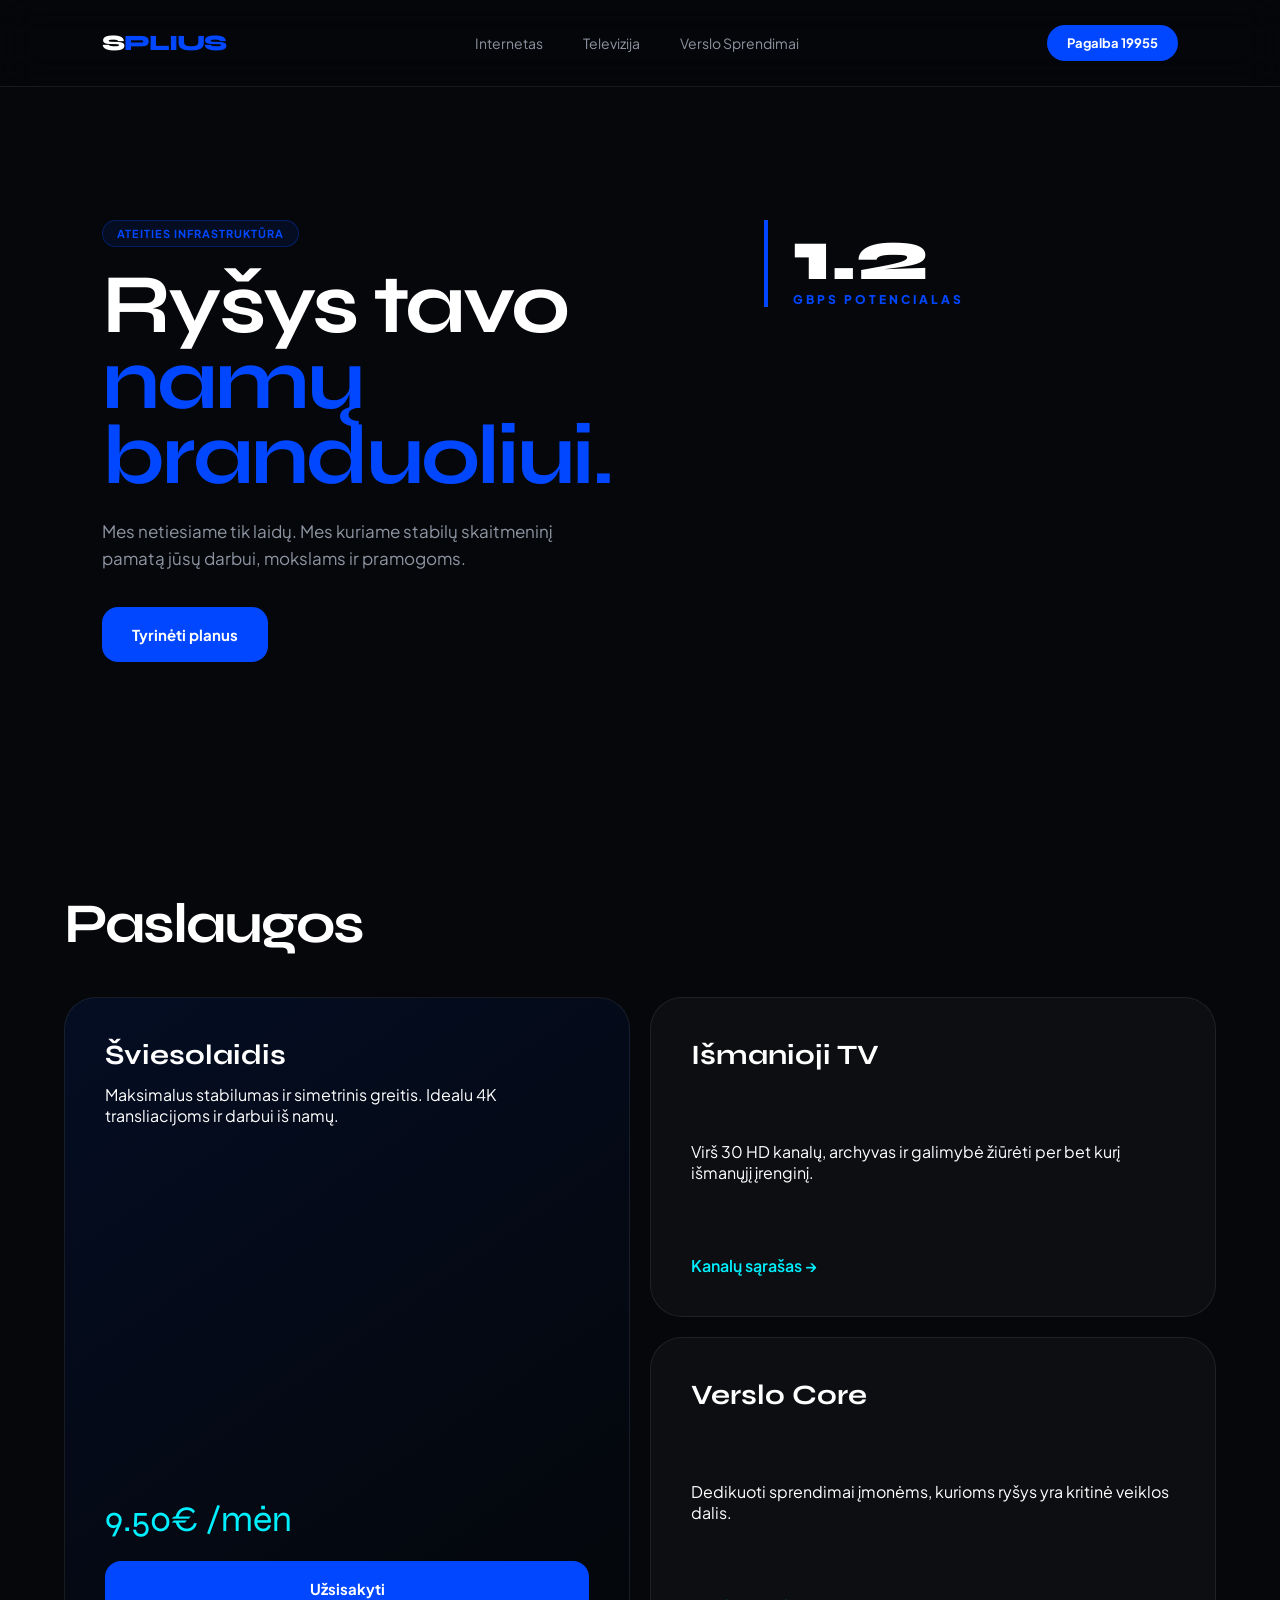
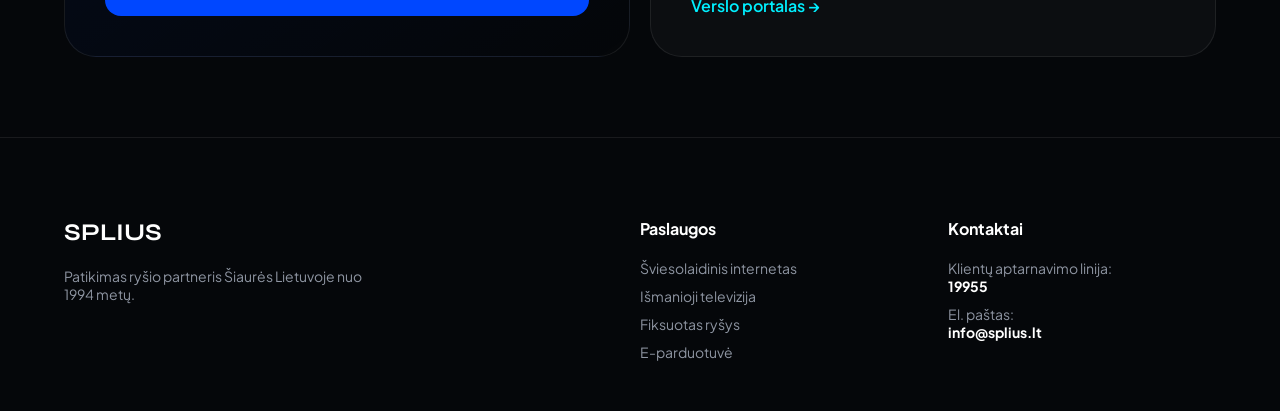
<file: index.html>
<!DOCTYPE html>
<html lang="lt">
<head>
    <meta charset="UTF-8">
    <meta name="viewport" content="width=device-width, initial-scale=1.0, maximum-scale=1.0, user-scalable=no">
    <title>Splius — Ryšio Evoliucija</title>
    <!-- Šriftai -->
    <link href="https://fonts.googleapis.com/css2?family=Plus+Jakarta+Sans:wght@400;600&family=Syne:wght@700;800&display=swap" rel="stylesheet">
    <!-- CSS ryšys -->
    <link rel="stylesheet" href="style.css">
</head>
<body>

<nav>
    <a href="#" class="logo">S<span>PLIUS</span></a>
    <div class="nav-links">
        <a href="#internetas">Internetas</a>
        <a href="#televizija">Televizija</a>
        <a href="#verslui">Verslo Sprendimai</a>
    </div>
    <a href="tel:19955" class="btn" style="padding: 10px 20px; font-size: 13px; border-radius: 100px;">Pagalba 19955</a>
</nav>

<main>
    <section class="hero">
        <div class="hero-content">
            <div class="badge">Ateities infrastruktūra</div>
            <h1>Ryšys tavo <span>namų branduoliui.</span></h1>
            <p>Mes netiesiame tik laidų. Mes kuriame stabilų skaitmeninį pamatą jūsų darbui, mokslams ir pramogoms.</p>
            <div style="display: flex; gap: 15px;">
                <a href="#internetas" class="btn">Tyrinėti planus</a>
            </div>
        </div>
        <div class="hero-visual">
            <div style="border-left: 4px solid var(--primary); padding-left: 25px;">
                <div style="font-family: 'Syne'; font-size: 72px; font-weight: 800; line-height: 1;">1.2</div>
                <div style="color: var(--primary); font-weight: 800; letter-spacing: 3px; font-size: 12px;">GBPS POTENCIALAS</div>
            </div>
        </div>
    </section>

    <section class="services" id="internetas">
        <h2 class="section-title">Paslaugos</h2>
        <div class="bento-grid">
            <div class="bento-card bento-1">
                <div>
                    <h3>Šviesolaidis</h3>
                    <p>Maksimalus stabilumas ir simetrinis greitis. Idealu 4K transliacijoms ir darbui iš namų.</p>
                </div>
                <div>
                    <div class="price-tag">9.50€ /mėn</div>
                    <a href="#" class="btn">Užsisakyti</a>
                </div>
            </div>

            <div class="bento-card bento-2">
                <h3>Išmanioji TV</h3>
                <p>Virš 30 HD kanalų, archyvas ir galimybė žiūrėti per bet kurį išmanųjį įrenginį.</p>
                <a href="#" style="color: var(--accent); text-decoration: none; font-weight: 600; margin-top: 15px;">Kanalų sąrašas →</a>
            </div>

            <div class="bento-card bento-3">
                <h3>Verslo Core</h3>
                <p>Dedikuoti sprendimai įmonėms, kurioms ryšys yra kritinė veiklos dalis.</p>
                <a href="#" style="color: var(--accent); text-decoration: none; font-weight: 600; margin-top: 15px;">Verslo portalas →</a>
            </div>
        </div>
    </section>
</main>

<footer>
    <div class="footer-brand">
        <h2>S<span>PLIUS</span></h2>
        <p>Patikimas ryšio partneris Šiaurės Lietuvoje nuo 1994 metų.</p>
    </div>
    <div>
        <h4 style="margin-bottom: 20px;">Paslaugos</h4>
        <ul style="list-style: none; color: var(--text-muted); font-size: 14px;">
            <li style="margin-bottom: 10px;">Šviesolaidinis internetas</li>
            <li style="margin-bottom: 10px;">Išmanioji televizija</li>
            <li style="margin-bottom: 10px;">Fiksuotas ryšys</li>
            <li style="margin-bottom: 10px;">E-parduotuvė</li>
        </ul>
    </div>
    <div>
        <h4 style="margin-bottom: 20px;">Kontaktai</h4>
        <p style="color: var(--text-muted); font-size: 14px;">Klientų aptarnavimo linija:<br><strong style="color: #fff;">19955</strong></p>
        <p style="color: var(--text-muted); font-size: 14px; margin-top: 10px;">El. paštas:<br><strong style="color: #fff;">info@splius.lt</strong></p>
    </div>
</footer>

</body>
</html>
</file>
<file: style.css>
:root {
    --bg: #05070A;
    --primary: #0047FF;
    --accent: #00F0FF;
    --text: #FFFFFF;
    --text-muted: #8E95A2;
    --card-bg: rgba(255, 255, 255, 0.03);
    --border: rgba(255, 255, 255, 0.08);
}

*, *::before, *::after { 
    box-sizing: border-box; 
    margin: 0; 
    padding: 0; 
}

html, body { 
    width: 100%; 
    overflow-x: hidden;
    background-color: var(--bg);
    color: var(--text);
    font-family: 'Plus Jakarta Sans', sans-serif;
    -webkit-font-smoothing: antialiased;
    scroll-behavior: smooth;
}

/* Triukšmo tekstūra fonui */
body::before {
    content: ""; position: fixed; inset: 0; opacity: 0.02; z-index: 1;
    background-image: url("data:image/svg+xml,%3Csvg viewBox='0 0 200 200' xmlns='http://www.w3.org/2000/svg'%3BaseFilter id='n'%3E%3CfeTurbulence type='fractalNoise' baseFrequency='0.65' numOctaves='3'/%3E%3C/baseFilter%3E%3Crect width='100%25' height='100%25' filter='url(%23n)'/%3E%3C/svg%3E");
    pointer-events: none;
}

/* --- NAVIGACIJA --- */
nav {
    position: fixed; top: 0; width: 100%; z-index: 1000;
    display: flex; justify-content: space-between; align-items: center;
    padding: 15px 5%;
    background: rgba(5, 7, 10, 0.85);
    backdrop-filter: blur(20px);
    border-bottom: 1px solid var(--border);
}

.logo {
    font-family: 'Syne', sans-serif;
    font-weight: 800; font-size: 22px;
    letter-spacing: -1px; text-decoration: none; color: #fff;
}

.logo span { color: var(--primary); }

.nav-links { display: none; }

/* --- HERO SEKCIJA --- */
.hero {
    padding: 140px 5% 60px;
    display: flex; flex-direction: column; gap: 40px;
    position: relative;
}

.badge {
    display: inline-flex; padding: 6px 14px; background: rgba(0, 71, 255, 0.1);
    border: 1px solid rgba(0, 71, 255, 0.3); border-radius: 100px;
    color: var(--primary); font-size: 11px; font-weight: 700;
    margin-bottom: 20px; text-transform: uppercase; letter-spacing: 1px;
}

.hero h1 {
    font-family: 'Syne', sans-serif;
    font-size: clamp(42px, 10vw, 84px);
    line-height: 0.9; letter-spacing: -3px; margin-bottom: 24px;
}

.hero h1 span { display: block; color: var(--primary); }

.hero p {
    font-size: 17px; color: var(--text-muted); max-width: 500px;
    margin-bottom: 35px; line-height: 1.6;
}

/* --- BENTO GRID --- */
.services { padding: 80px 5%; }

.section-title { 
    font-family: 'Syne', sans-serif; 
    font-size: 38px; margin-bottom: 40px; 
    letter-spacing: -2px;
}

.bento-grid {
    display: grid; grid-template-columns: 1fr; gap: 20px;
}

.bento-card {
    background: var(--card-bg); border: 1px solid var(--border);
    border-radius: 32px; padding: 40px;
    display: flex; flex-direction: column; justify-content: space-between;
    transition: all 0.4s cubic-bezier(0.23, 1, 0.32, 1);
}

.bento-1 { 
    background: linear-gradient(145deg, rgba(0, 71, 255, 0.1) 0%, rgba(5, 7, 10, 0) 100%);
}

.bento-card h3 { font-family: 'Syne', sans-serif; font-size: 28px; margin-bottom: 12px; }
.price-tag { font-family: 'Syne', sans-serif; font-size: 36px; color: var(--accent); margin: 20px 0; }

/* --- MYGTUKAI --- */
.btn {
    background: var(--primary); color: white; padding: 18px 30px;
    border-radius: 16px; text-decoration: none; font-weight: 700;
    display: flex; justify-content: center; align-items: center;
    transition: all 0.3s; border: none; font-size: 15px;
}

.btn:hover { transform: translateY(-3px); box-shadow: 0 15px 30px rgba(0, 71, 255, 0.3); }

/* ── FOOTER ── */
    footer {
        padding: 80px 5% 40px; border-top: 1px solid var(--border);
        display: grid; grid-template-columns: 2fr 1fr 1fr; gap: 40px;
    }

    .footer-brand h2 { font-family: 'Syne', sans-serif; margin-bottom: 20px; }
    .footer-brand p { color: var(--text-muted); font-size: 14px; max-width: 300px; }

/* --- DESKTOP ADAPTACIJA (Auksinis standartas) --- */
@media (min-width: 1024px) {
    nav { padding: 25px 8%; }
    .nav-links { display: flex; gap: 40px; }
    .nav-links a { color: var(--text-muted); text-decoration: none; font-size: 14px; transition: 0.3s; }
    .nav-links a:hover { color: #fff; }

    .hero { 
        display: grid; grid-template-columns: 1.2fr 0.8fr; 
        padding: 220px 8% 140px; min-height: 90vh;
    }

    .bento-grid {
        grid-template-columns: repeat(6, 1fr);
        grid-template-rows: repeat(2, 320px);
    }
    .bento-1 { grid-column: span 3; grid-row: span 2; }
    .bento-2 { grid-column: span 3; }
    .bento-3 { grid-column: span 3; }

    .section-title { font-size: 56px; }
}
</file>
